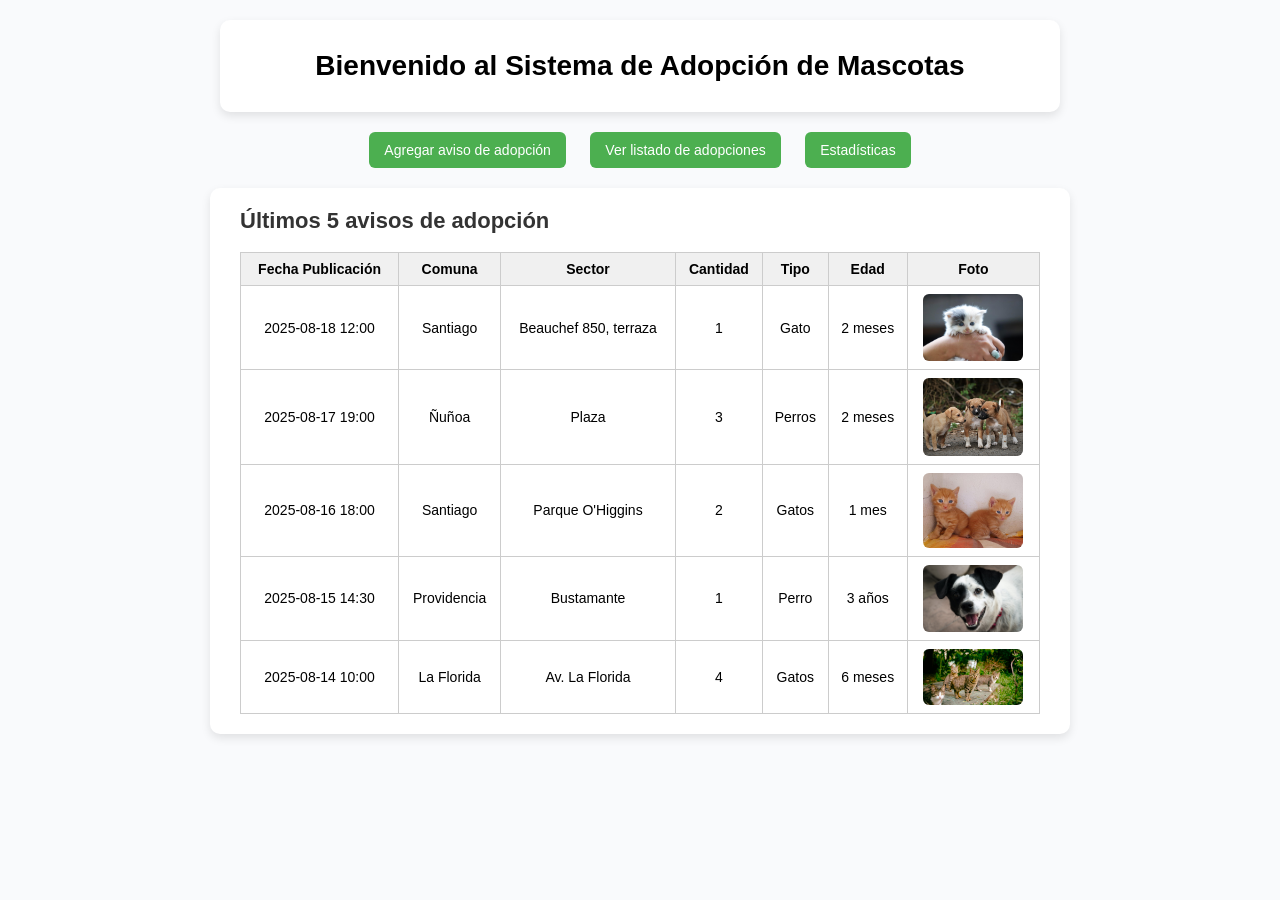
<file: Tarea-1-AppsWeb/HTML/index.html>
<!DOCTYPE html>
<html lang="es">    
<head>
  <meta charset="UTF-8">
  <title>Adopcion</title>
  <link rel="stylesheet" type="text/css" href="../CSS/index.css">
</head>
<body>
  <header>
    <h1>Bienvenido al Sistema de Adopción de Mascotas</h1>
  </header>

  <nav>
    <a href="aviso.html">Agregar aviso de adopción</a>
    <a href="listado.html">Ver listado de adopciones</a>
    <a href="estadisticas.html">Estadísticas</a>
  </nav>

  <section>
    <h2>Últimos 5 avisos de adopción</h2>
    <table>
      <thead>
        <tr>
          <th>Fecha Publicación</th>
          <th>Comuna</th>
          <th>Sector</th>
          <th>Cantidad</th>
          <th>Tipo</th>
          <th>Edad</th>
          <th>Foto</th>
        </tr>
      </thead>
      <tbody>
        <tr>
          <td>2025-08-18 12:00</td>
          <td>Santiago</td>
          <td>Beauchef 850, terraza</td>
          <td>1</td>
          <td>Gato</td>
          <td>2 meses</td>
          <td><img src="../imagenes/gato1.jpg" alt="gato"></td>
        </tr>
        <tr>
          <td>2025-08-17 19:00</td>
          <td>Ñuñoa</td>
          <td>Plaza</td>
          <td>3</td>
          <td>Perros</td>
          <td>2 meses</td>
          <td><img src="../imagenes/3perros.jpg" alt="perros"></td>
        </tr>
        <tr>
          <td>2025-08-16 18:00</td>
          <td>Santiago</td>
          <td>Parque O'Higgins</td>
          <td>2</td>
          <td>Gatos</td>
          <td>1 mes</td>
          <td><img src="../imagenes/2gatos.jpg" alt="gatos"></td>
        </tr>
        <tr>
          <td>2025-08-15 14:30</td>
          <td>Providencia</td>
          <td>Bustamante</td>
          <td>1</td>
          <td>Perro</td>
          <td>3 años</td>
          <td><img src="../imagenes/1perro.jpg" alt="perro"></td>
        </tr>
        <tr>
          <td>2025-08-14 10:00</td>
          <td>La Florida</td>
          <td>Av. La Florida</td>
          <td>4</td>
          <td>Gatos</td>
          <td>6 meses</td>
          <td><img src="../imagenes/4gatos.jpg" alt="gatos"></td>
        </tr>
      </tbody>
    </table>
  </section>
</body>
</html>
</file>
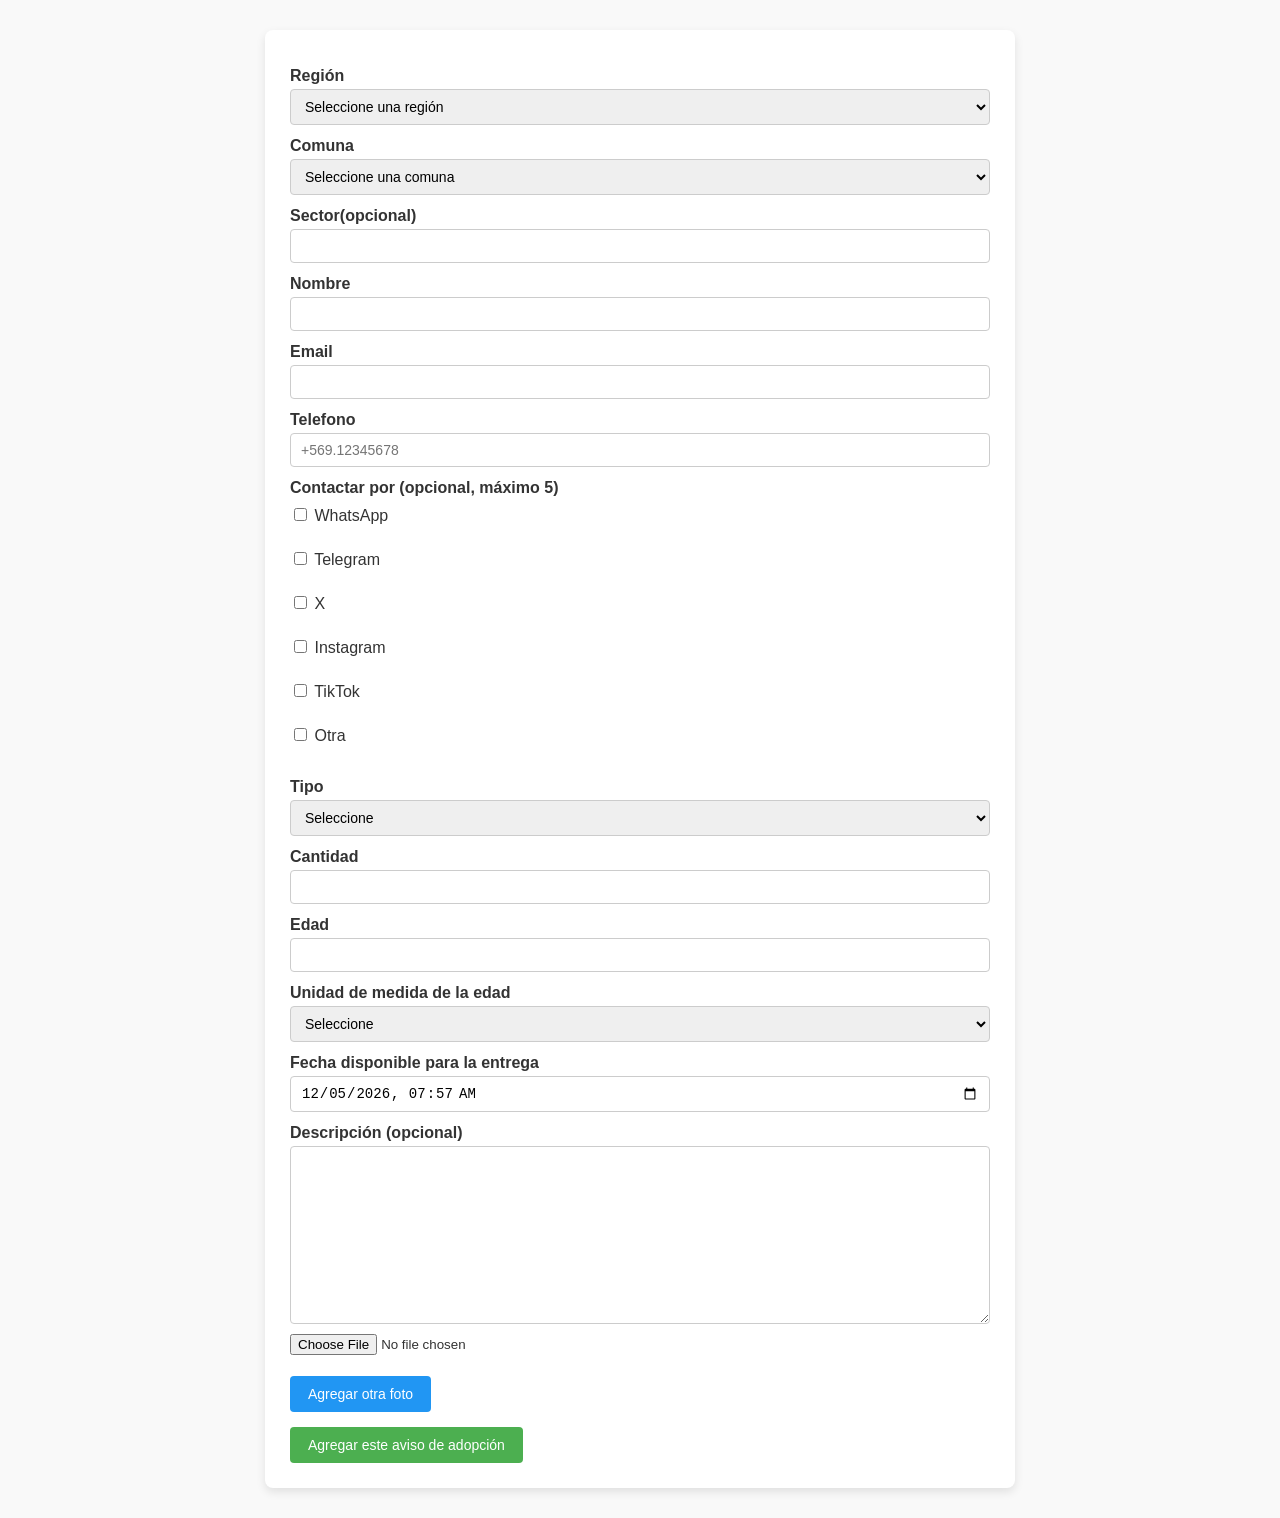
<file: Tarea-1-AppsWeb/HTML/aviso.html>
<!DOCTYPE html>
<html lang="es">    
<head>
  <meta charset="UTF-8">
  <title>Adopcion</title>
  <link rel="stylesheet" type="text/css" href="../CSS/aviso.css">
</head>
<body>
  <div class="main-container">
    <div id="val-box" hidden>
      <h2 id="val-msg"></h2>
      <ul id="val-list"></ul>
    </div>
    <form name="myForm" method="post" enctype="multipart/form-data">
      <label for="seleccionar-region">Región</label>
      <select name="seleccionar-region" id="seleccionar-region" required>
        <option value="">Seleccione una región</option>
      </select><br>

      <label for="seleccionar-comuna">Comuna</label>
      <select name="seleccionar-comuna" id="seleccionar-comuna" required>
        <option value="">Seleccione una comuna</option>
      </select><br>

      <label for="sector">Sector(opcional)</label>
      <input type="text" name="sector" id="sector" maxlength="100"><br>

      <label for="nombre">Nombre</label>
      <input type="text" name="nombre" id="nombre" minlength="3" maxlength="200" required><br>

      <label for="email">Email</label>
      <input type="email" name="email" id="email" maxlength="100" required><br>

      <label for="celu">Telefono</label>
      <input type="tel" name="celu" id="celu" pattern="^\+\d{1,3}\.\d{8,12}$" placeholder="+569.12345678"><br>

      <label>Contactar por (opcional, máximo 5)</label>
      <div id="contactar-por">
        <label><input type="checkbox" name="contactar-por" value="whatsapp"> WhatsApp</label><br>
        <label><input type="checkbox" name="contactar-por" value="telegram"> Telegram</label><br>
        <label><input type="checkbox" name="contactar-por" value="x"> X</label><br>
        <label><input type="checkbox" name="contactar-por" value="instagram"> Instagram</label><br>
        <label><input type="checkbox" name="contactar-por" value="tiktok"> TikTok</label><br>
        <label><input type="checkbox" name="contactar-por" value="otra"> Otra</label><br>
      </div>

      <div id="extra-contacto-container" style="display:none;"></div>

      <label for="tipo">Tipo</label>
      <select name="tipo" id="tipo" required>
        <option value="">Seleccione</option>
        <option value="gato">Gato</option>
        <option value="perro">Perro</option>
      </select><br>

      <label for="cantidad">Cantidad</label>
      <input type="number" name="cantidad" id="cantidad" min="1" required><br>

      <label for="edad">Edad</label>
      <input type="number" name="edad" id="edad" min="1" required><br>

      <label for="unidad-medida-edad">Unidad de medida de la edad</label>
      <select name="unidad-medida-edad" id="unidad-medida-edad" required>
        <option value="">Seleccione</option>
        <option value="meses">Meses</option>
        <option value="años">Años</option>
      </select><br>

      <label for="fechaDisponible">Fecha disponible para la entrega</label>
      <input type="datetime-local" name="fechaDisponible" id="fechaDisponible" required><br>

      <label for="descripcion">Descripción (opcional)</label>
      <textarea name="descripcion" id="descripcion" rows="10" cols="50"></textarea>

      <div id="fotos-container">
        <input type="file" name="foto[]" accept="image/*" class="foto-input">
      </div>
      <button type="button" id="agregar-foto">Agregar otra foto</button><br>

      <button id="submit-btn" type="button">Agregar este aviso de adopción</button>
    </form>
  </div>
  <script src="../JS/seleccion.js"></script>
  <script src="../JS/validacion.js"></script>
</body>
</html>
</file>
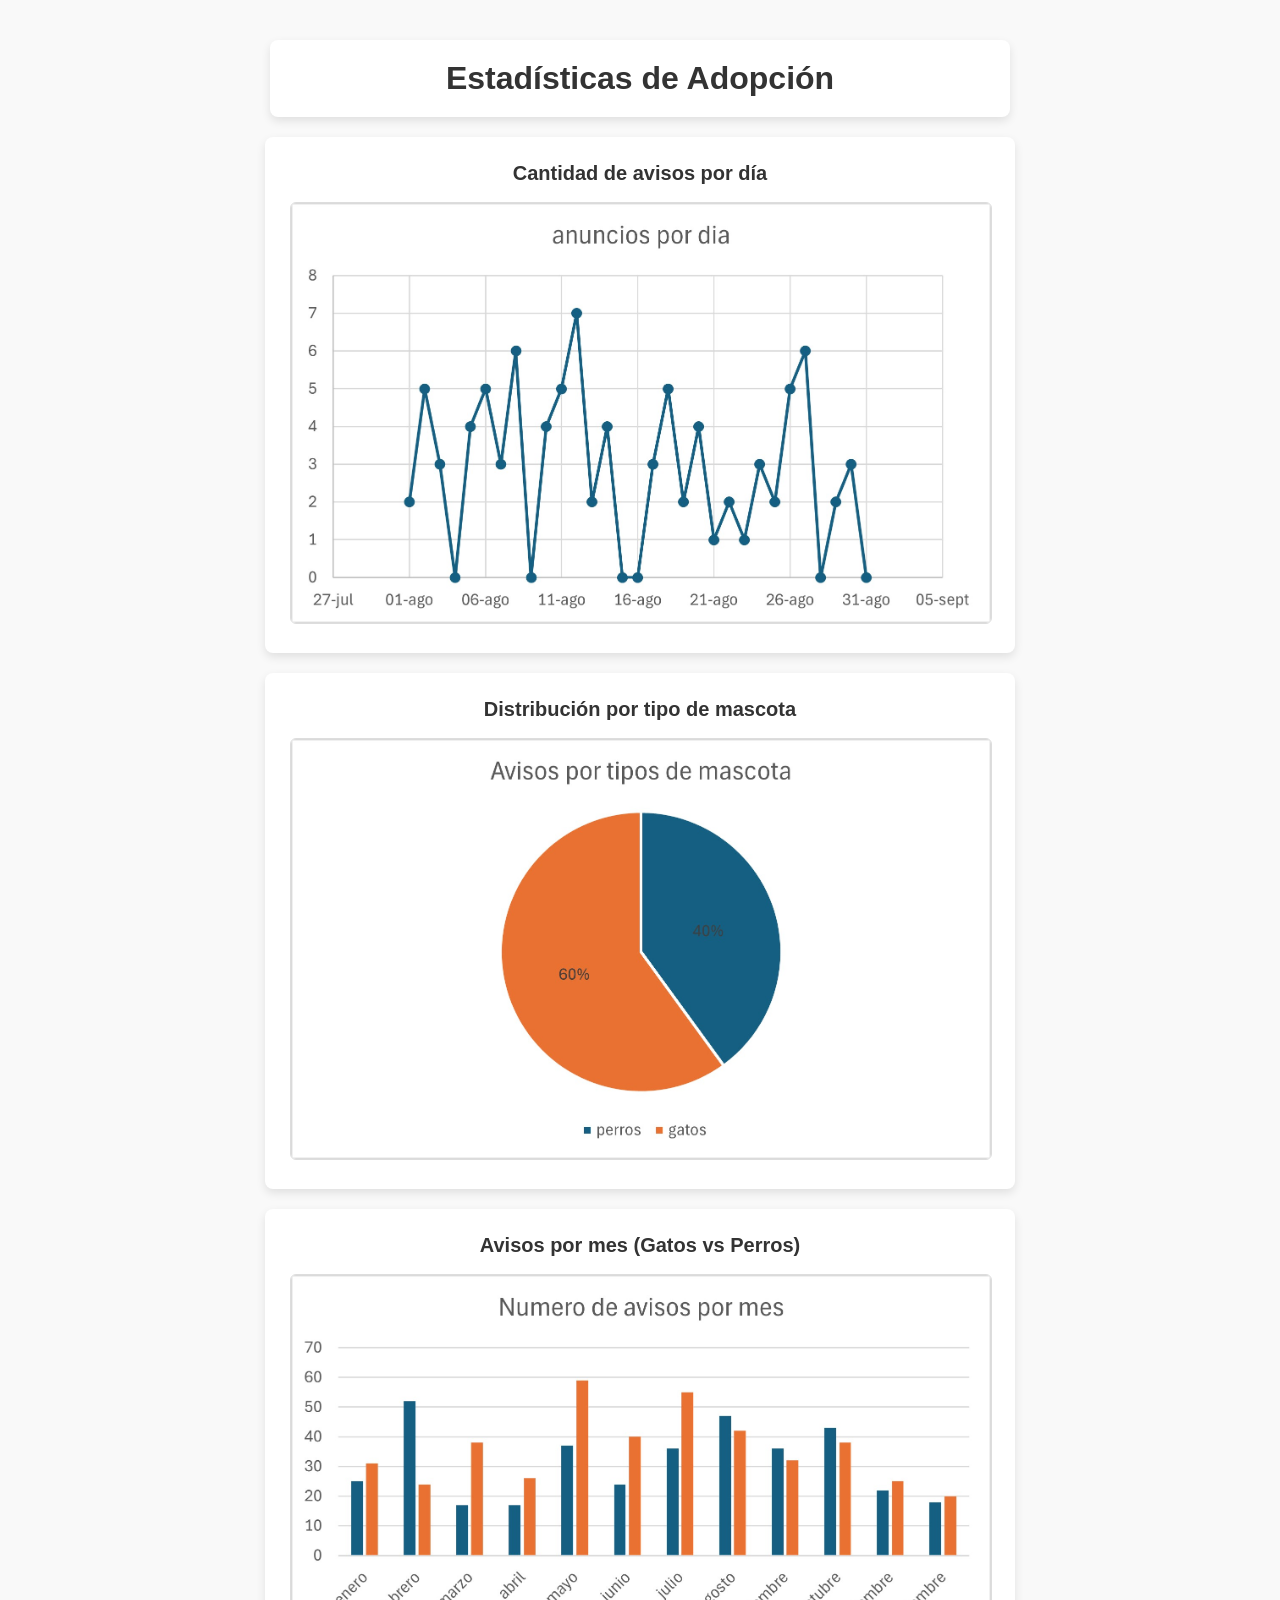
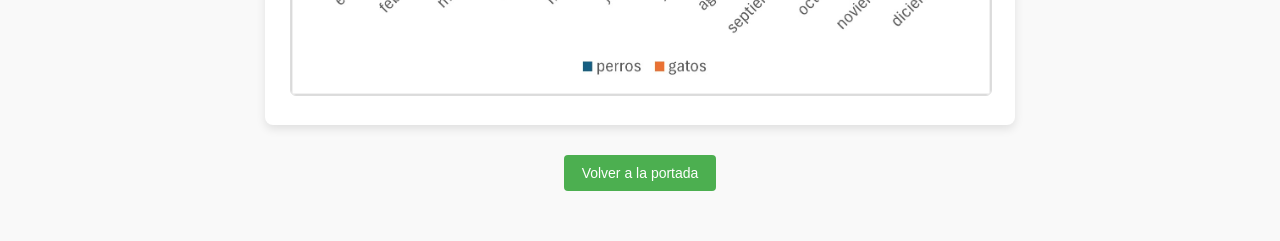
<file: Tarea-1-AppsWeb/HTML/estadisticas.html>
<!DOCTYPE html>
<html lang="es">    
<head>
  <meta charset="UTF-8">
  <title>Adopcion</title>
  <link rel="stylesheet" type="text/css" href="../CSS/estadisticas.css">
</head>
<body>
  <h1>Estadísticas de Adopción</h1>

  <section class="chart">
    <h2>Cantidad de avisos por día</h2>
    <img src="../imagenes/graficoLinea.jpg" alt="Gráfico de líneas">
  </section>

  <section class="chart">
    <h2>Distribución por tipo de mascota</h2>
    <img src="../imagenes/graficoTorta.jpg" alt="Gráfico de torta">
  </section>

  <section class="chart">
    <h2>Avisos por mes (Gatos vs Perros)</h2>
    <img src="../imagenes/graficoBarras.jpg" alt="Gráfico de barras">
  </section>

  <a href="index.html">Volver a la portada</a>
</body>
</html>
</file>
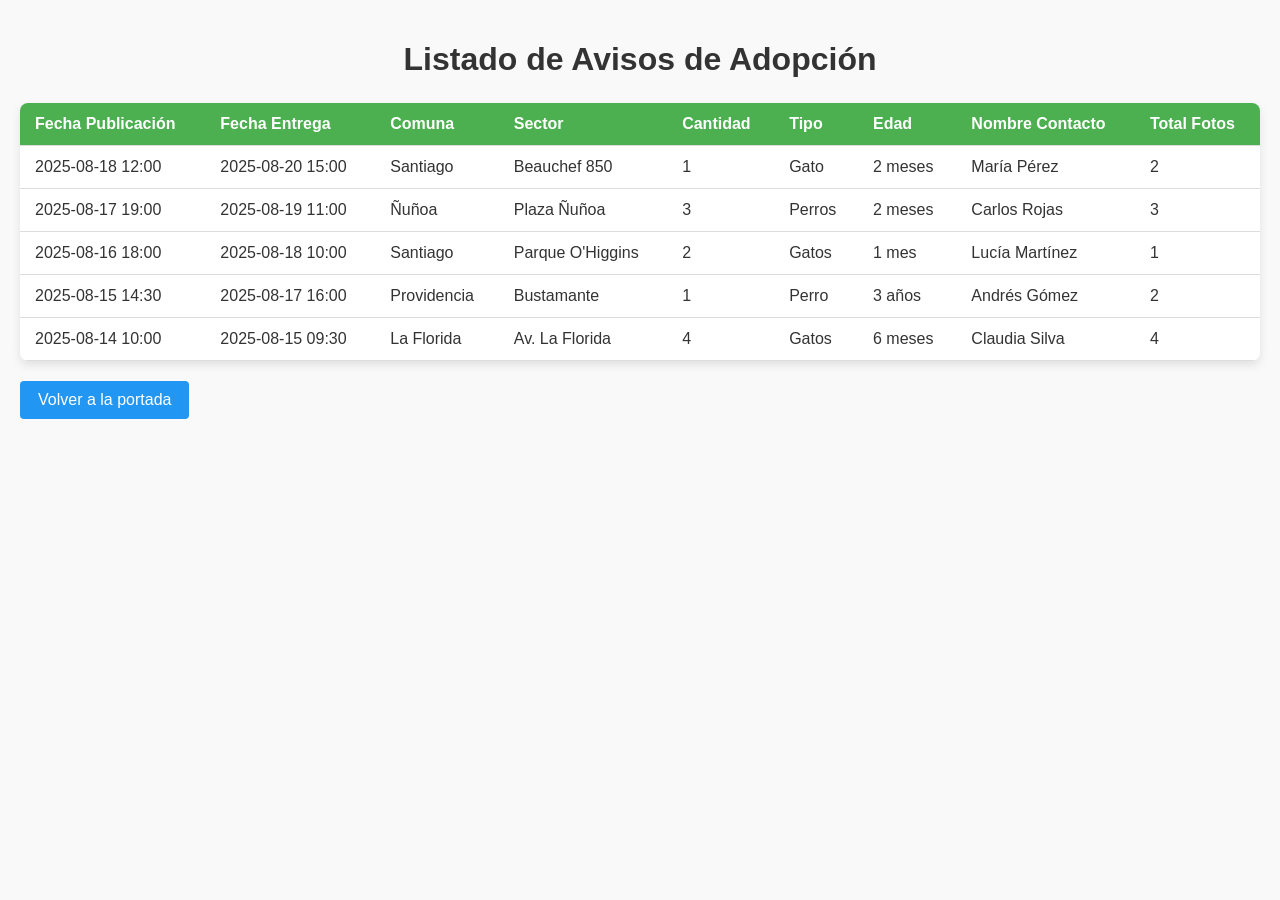
<file: Tarea-1-AppsWeb/HTML/listado.html>
<!DOCTYPE html>
<html lang="es">    
<head>
  <meta charset="UTF-8">
  <title>Adopcion</title>
  <link rel="stylesheet" type="text/css" href="../CSS/listado.css">
</head>
<body>
  <h1>Listado de Avisos de Adopción</h1>

  <table>
    <thead>
      <tr>
        <th data-type="date">Fecha Publicación</th>
        <th data-type="date">Fecha Entrega</th>
        <th>Comuna</th>
        <th>Sector</th>
        <th data-type="number">Cantidad</th>
        <th>Tipo</th>
        <th>Edad</th>
        <th>Nombre Contacto</th>
        <th data-type="number">Total Fotos</th>
      </tr>
    </thead>
    <tbody>
      <tr onclick="location.href='detalle1.html'">
        <td>2025-08-18 12:00</td>
        <td>2025-08-20 15:00</td>
        <td>Santiago</td>
        <td>Beauchef 850</td>
        <td>1</td>
        <td>Gato</td>
        <td>2 meses</td>
        <td>María Pérez</td>
        <td>2</td>
      </tr>
      <tr onclick="location.href='detalle2.html'">
        <td>2025-08-17 19:00</td>
        <td>2025-08-19 11:00</td>
        <td>Ñuñoa</td>
        <td>Plaza Ñuñoa</td>
        <td>3</td>
        <td>Perros</td>
        <td>2 meses</td>
        <td>Carlos Rojas</td>
        <td>3</td>
      </tr>
      <tr onclick="location.href='detalle3.html'">
        <td>2025-08-16 18:00</td>
        <td>2025-08-18 10:00</td>
        <td>Santiago</td>
        <td>Parque O'Higgins</td>
        <td>2</td>
        <td>Gatos</td>
        <td>1 mes</td>
        <td>Lucía Martínez</td>
        <td>1</td>
      </tr>
      <tr onclick="location.href='detalle4.html'">
        <td>2025-08-15 14:30</td>
        <td>2025-08-17 16:00</td>
        <td>Providencia</td>
        <td>Bustamante</td>
        <td>1</td>
        <td>Perro</td>
        <td>3 años</td>
        <td>Andrés Gómez</td>
        <td>2</td>
      </tr>
      <tr onclick="location.href='detalle5.html'">
        <td>2025-08-14 10:00</td>
        <td>2025-08-15 09:30</td>
        <td>La Florida</td>
        <td>Av. La Florida</td>
        <td>4</td>
        <td>Gatos</td>
        <td>6 meses</td>
        <td>Claudia Silva</td>
        <td>4</td>
      </tr>
    </tbody>
  </table>

  <a href="index.html">Volver a la portada</a>
<script src="../JS/listado.js"></script>
</body>
</html>
</file>
<file: Tarea-1-AppsWeb/CSS/index.css>
body {
  font-family: Arial, sans-serif;
  background-color: #f9fafc;
  margin: 0;
  padding: 0;
}

header {
  text-align: center;
  padding: 30px 20px 20px 20px;
  background-color: #ffffff;
  box-shadow: 0 4px 10px rgba(0,0,0,0.1);
  border-radius: 10px;
  max-width: 800px;
  margin: 20px auto;
}

header h1 {
  margin: 0 0 10px 0;
  font-size: 28px;
}

nav {
  text-align: center;
  margin: 20px auto;
  max-width: 800px;
}

nav a {
  display: inline-block;
  margin: 0 10px;
  padding: 10px 15px;
  background-color: #4CAF50;
  color: white;
  text-decoration: none;
  border-radius: 6px;
  font-size: 14px;
}

nav a:hover {
  background-color: #45a049;
}

section {
  max-width: 800px;
  margin: 20px auto;
  padding: 20px 30px;
  background-color: #ffffff;
  border-radius: 10px;
  box-shadow: 0 4px 10px rgba(0,0,0,0.1);
}

section h2 {
  margin-top: 0;
  font-size: 22px;
  color: #333;
}

table {
  width: 100%;
  border-collapse: collapse;
  margin-top: 15px;
}

table th,
table td {
  border: 1px solid #ccc;
  padding: 8px;
  text-align: center;
  font-size: 14px;
}

table th {
  background-color: #f0f0f0;
}

table img {
  border-radius: 6px;
  max-width: 100px;
  max-height: 100px;
  width: auto;
  height: auto;
  object-fit: cover;
  display: block;
  margin: 0 auto;
}
</file>
<file: Tarea-1-AppsWeb/CSS/aviso.css>
body {
  font-family: Arial, Helvetica, sans-serif;
  background-color: #f9f9f9;
  margin: 0;
  padding: 0;
  color: #333;
}

.main-container {
  max-width: 700px;
  margin: 30px auto;
  padding: 25px;
  background: #fff;
  border-radius: 8px;
  box-shadow: 0 4px 10px rgba(0,0,0,0.1);
}

#val-box {
  border-left: 6px solid;
  margin-bottom: 20px;
  padding: 15px;
  border-radius: 4px;
}

#val-msg {
  margin: 0 0 10px;
}

#val-list {
  margin: 0;
  padding-left: 20px;
}

form label {
  display: block;
  margin-top: 12px;
  font-weight: bold;
}

form input[type="text"],
form input[type="email"],
form input[type="tel"],
form input[type="number"],
form input[type="datetime-local"],
form textarea,
form select {
  width: 100%;
  padding: 8px 10px;
  margin-top: 4px;
  border: 1px solid #ccc;
  border-radius: 4px;
  font-size: 14px;
  box-sizing: border-box;
}

form textarea {
  resize: vertical;
}

button {
  background-color: #4CAF50;
  color: white;
  padding: 10px 18px;
  margin-top: 15px;
  border: none;
  border-radius: 4px;
  cursor: pointer;
  font-size: 14px;
}

button:hover {
  background-color: #45a049;
}

#agregar-foto {
  background-color: #2196F3;
}

#agregar-foto:hover {
  background-color: #1976d2;
}

#contactar-por {
  margin-top: 8px;
}

#contactar-por label {
  font-weight: normal;
  display: block;
  margin: 3px 0;
}

#extra-contacto-container {
  margin-top: 12px;
  padding: 12px;
  border: 1px solid #ddd;
  border-radius: 6px;
  background: #f5f5f5;
}

#extra-contacto-container div {
  margin-bottom: 10px;
}

#extra-contacto-container label {
  font-weight: bold;
  margin-bottom: 4px;
  display: block;
}

#fotos-container input[type="file"] {
  display: block;
  margin: 6px 0;
}
</file>
<file: Tarea-1-AppsWeb/CSS/estadisticas.css>
body {
  font-family: Arial, Helvetica, sans-serif;
  background-color: #f9f9f9;
  margin: 0;
  padding: 20px;
  color: #333;
}

h1 {
  text-align: center;
  padding: 20px;
  background-color: #ffffff;
  border-radius: 8px;
  box-shadow: 0 4px 10px rgba(0,0,0,0.1);
  max-width: 700px;
  margin: 20px auto;
}

.chart {
  max-width: 700px;
  margin: 20px auto;
  padding: 25px;
  background-color: #ffffff;
  border-radius: 8px;
  box-shadow: 0 4px 10px rgba(0,0,0,0.1);
  text-align: center;
}

.chart h2 {
  margin-top: 0;
  font-size: 20px;
  color: #333;
}

.chart img {
  max-width: 100%;
  height: auto;
  border-radius: 6px;
  border: 1px solid #ddd;
}

a {
  display: block;
  width: fit-content;
  margin: 30px auto;
  padding: 10px 18px;
  background-color: #4CAF50;
  color: white;
  text-decoration: none;
  border-radius: 4px;
  font-size: 14px;
  text-align: center;
}

a:hover {
  background-color: #45a049;
}
</file>
<file: Tarea-1-AppsWeb/CSS/listado.css>
body {
  font-family: Arial, Helvetica, sans-serif;
  background-color: #f9f9f9;
  margin: 0;
  padding: 20px;
  color: #333;
}

h1 {
  text-align: center;
  margin-bottom: 25px;
}

table {
  width: 100%;
  border-collapse: collapse;
  background: #fff;
  border-radius: 8px;
  overflow: hidden;
  box-shadow: 0 4px 10px rgba(0,0,0,0.1);
}

thead {
  background-color: #4CAF50;
  color: white;
}

th, td {
  padding: 12px 15px;
  text-align: left;
  border-bottom: 1px solid #ddd;
}

tr {
  transition: background-color 0.2s ease;
  cursor: pointer;
}

tr:hover {
  background-color: #f1f1f1;
}

a {
  display: inline-block;
  margin-top: 20px;
  text-decoration: none;
  background: #2196F3;
  color: white;
  padding: 10px 18px;
  border-radius: 4px;
  transition: background-color 0.2s ease;
}

a:hover {
  background: #1976d2;
}

th.sorted-asc::after {
  content: " ⬆";
}
th.sorted-desc::after {
  content: " ⬇";
}
</file>
